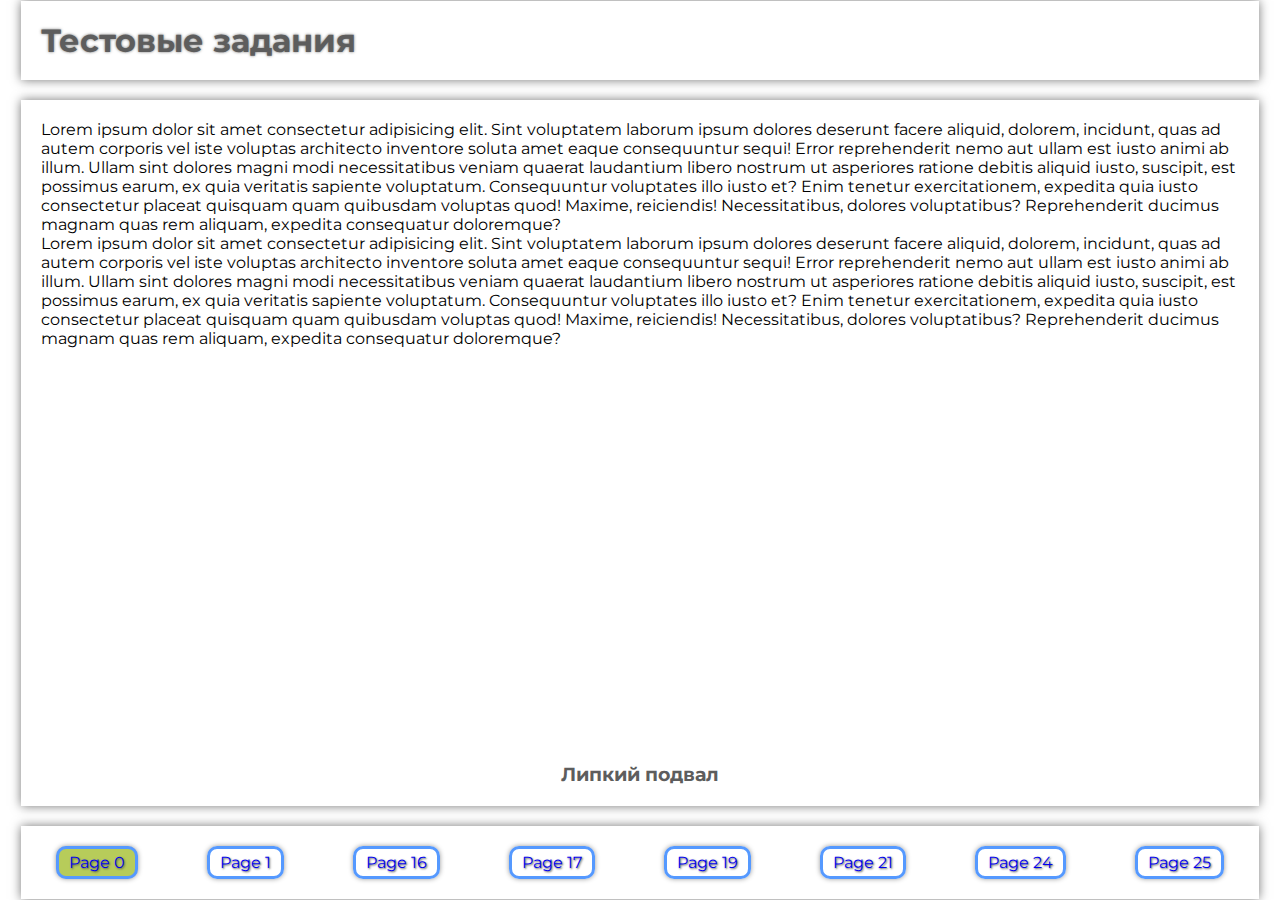
<file: index.html>
<!DOCTYPE html>
<html lang="ru">

<head>
  <meta charset="UTF-8">
  <meta name="viewport" content="width=device-width, initial-scale=1.0">
  <title>Тестовые задания</title>

  <link rel="preconnect" href="https://fonts.googleapis.com">
  <link href="https://fonts.googleapis.com/css2?family=Montserrat:wght@400;600&display=swap" rel="stylesheet">

  <link rel="stylesheet" href="./css/style.css">
</head>

<body>
  <div class="wrap">
    <header class="page_header">
      <h1>Тестовые задания</h1>
    </header>

    <main class="main page_body">
      <p>
        Lorem ipsum dolor sit amet consectetur adipisicing elit. Sint voluptatem laborum ipsum dolores deserunt facere
        aliquid, dolorem, incidunt, quas ad autem corporis vel iste voluptas architecto inventore soluta amet eaque
        consequuntur sequi! Error reprehenderit nemo aut ullam est iusto animi ab illum. Ullam sint dolores magni modi
        necessitatibus veniam quaerat laudantium libero nostrum ut asperiores ratione debitis aliquid iusto, suscipit,
        est possimus earum, ex quia veritatis sapiente voluptatum. Consequuntur voluptates illo iusto et? Enim tenetur
        exercitationem, expedita quia iusto consectetur placeat quisquam quam quibusdam voluptas quod! Maxime,
        reiciendis! Necessitatibus, dolores voluptatibus? Reprehenderit ducimus magnam quas rem aliquam, expedita
        consequatur doloremque?
      </p>
      <p>
        Lorem ipsum dolor sit amet consectetur adipisicing elit. Sint voluptatem laborum ipsum dolores deserunt facere
        aliquid, dolorem, incidunt, quas ad autem corporis vel iste voluptas architecto inventore soluta amet eaque
        consequuntur sequi! Error reprehenderit nemo aut ullam est iusto animi ab illum. Ullam sint dolores magni modi
        necessitatibus veniam quaerat laudantium libero nostrum ut asperiores ratione debitis aliquid iusto, suscipit,
        est possimus earum, ex quia veritatis sapiente voluptatum. Consequuntur voluptates illo iusto et? Enim tenetur
        exercitationem, expedita quia iusto consectetur placeat quisquam quam quibusdam voluptas quod! Maxime,
        reiciendis! Necessitatibus, dolores voluptatibus? Reprehenderit ducimus magnam quas rem aliquam, expedita
        consequatur doloremque?
      </p>
      <!-- <p>
        Lorem ipsum dolor sit amet consectetur adipisicing elit. Sint voluptatem laborum ipsum dolores deserunt facere
        aliquid, dolorem, incidunt, quas ad autem corporis vel iste voluptas architecto inventore soluta amet eaque
        consequuntur sequi! Error reprehenderit nemo aut ullam est iusto animi ab illum. Ullam sint dolores magni modi
        necessitatibus veniam quaerat laudantium libero nostrum ut asperiores ratione debitis aliquid iusto, suscipit,
        est possimus earum, ex quia veritatis sapiente voluptatum. Consequuntur voluptates illo iusto et? Enim tenetur
        exercitationem, expedita quia iusto consectetur placeat quisquam quam quibusdam voluptas quod! Maxime,
        reiciendis! Necessitatibus, dolores voluptatibus? Reprehenderit ducimus magnam quas rem aliquam, expedita
        consequatur doloremque?
      </p> -->
      <!-- <p>
        Lorem ipsum dolor sit amet consectetur adipisicing elit. Sint voluptatem laborum ipsum dolores deserunt facere
        aliquid, dolorem, incidunt, quas ad autem corporis vel iste voluptas architecto inventore soluta amet eaque
        consequuntur sequi! Error reprehenderit nemo aut ullam est iusto animi ab illum. Ullam sint dolores magni modi
        necessitatibus veniam quaerat laudantium libero nostrum ut asperiores ratione debitis aliquid iusto, suscipit,
        est possimus earum, ex quia veritatis sapiente voluptatum. Consequuntur voluptates illo iusto et? Enim tenetur
        exercitationem, expedita quia iusto consectetur placeat quisquam quam quibusdam voluptas quod! Maxime,
        reiciendis! Necessitatibus, dolores voluptatibus? Reprehenderit ducimus magnam quas rem aliquam, expedita
        consequatur doloremque?
      </p> -->
      <!-- <p>
        Lorem ipsum dolor sit amet consectetur adipisicing elit. Sint voluptatem laborum ipsum dolores deserunt facere
        aliquid, dolorem, incidunt, quas ad autem corporis vel iste voluptas architecto inventore soluta amet eaque
        consequuntur sequi! Error reprehenderit nemo aut ullam est iusto animi ab illum. Ullam sint dolores magni modi
        necessitatibus veniam quaerat laudantium libero nostrum ut asperiores ratione debitis aliquid iusto, suscipit,
        est possimus earum, ex quia veritatis sapiente voluptatum. Consequuntur voluptates illo iusto et? Enim tenetur
        exercitationem, expedita quia iusto consectetur placeat quisquam quam quibusdam voluptas quod! Maxime,
        reiciendis! Necessitatibus, dolores voluptatibus? Reprehenderit ducimus magnam quas rem aliquam, expedita
        consequatur doloremque?
      </p> -->

      <h3>Липкий подвал</h3>
    </main>

    <footer class="page_footer">
      <nav class="nav">
        <ul>
          <li class="activ"><a href="index.html">Page 0</a></li>
          <li><a href="./page_1/page_1.html">Page 1</a></li>
          <li><a href="./page_16/page_16.html">Page 16</a></li>
          <li><a href="./page_17/page_17.html">Page 17</a></li>
          <li><a href="./page_19/page_19.html">Page 19</a></li>
          <li><a href="./page_21/page_21.html">Page 21</a></li>
          <li><a href="./page_24/page_24.html">Page 24</a></li>
          <li><a href="./Page_25/page_25.html">Page 25</a></li>
        </ul>
      </nav>
    </footer>

  </div>
</body>

</html>
</file>
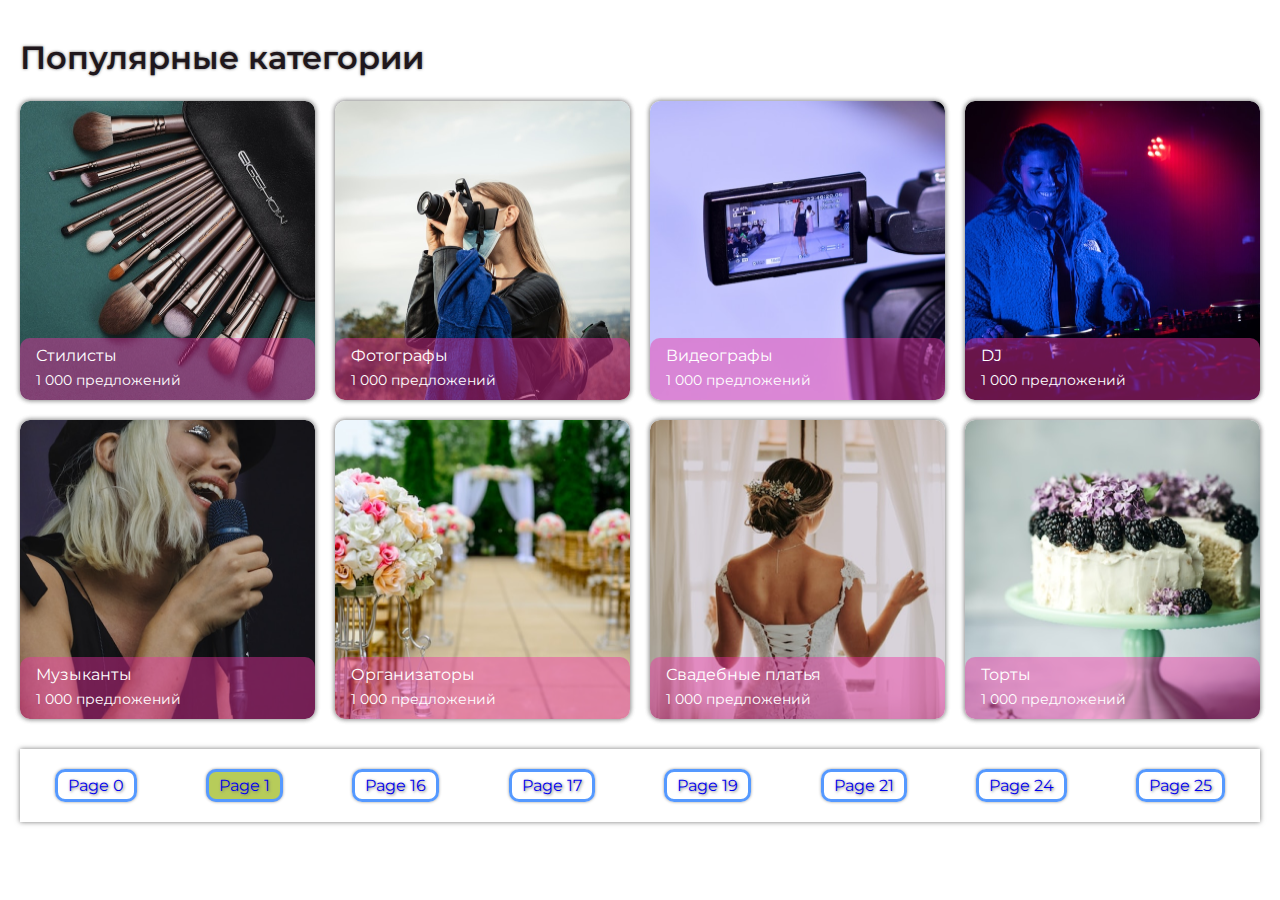
<file: page_1/page_1.html>
<!DOCTYPE html>
<html lang="ru">

<head>
  <meta charset="UTF-8">
  <meta name="viewport" content="width=device-width, initial-scale=1.0">
  <title>Page 1</title>

  <link rel="preconnect" href="https://fonts.googleapis.com">
  <!-- <link rel="preconnect" href="https://fonts.gstatic.com" crossorigin> -->
  <link href="https://fonts.googleapis.com/css2?family=Montserrat:wght@400;600&display=swap" rel="stylesheet">

  <link rel="stylesheet" href="style.css">
</head>

<body>
  <div class="wrap">

    <section class="section">
      <h1>Популярные категории</h1>

      <div class="container">

        <div class="img_card">
          <img src="./img/frame_5.png" class="image" alt="foto">
          <div class="wrap_text">
            <p class="img_text">Стилисты</p>
            <span class="footer_text">1 000 предложений</span>
          </div>
        </div>

        <div class="img_card">
          <img src="./img/frame_6.png" class="image" alt="foto">
          <div class="wrap_text">
            <p class="img_text">Фотографы</p>
            <span class="footer_text">1 000 предложений</span>
          </div>
        </div>

        <div class="img_card">
          <img src="./img/frame_7.png" class="image" alt="foto">
          <div class="wrap_text">
            <p class="img_text">Видеографы</p>
            <span class="footer_text">1 000 предложений</span>
          </div>
        </div>

        <div class="img_card">
          <img src="./img/frame_8.png" class="image" alt="foto">
          <div class="wrap_text">
            <p class="img_text">DJ</p>
            <span class="footer_text">1 000 предложений</span>
          </div>
        </div>

        <div class="img_card">
          <img src="./img/frame_9.png" class="image" alt="foto">
          <div class="wrap_text">
            <p class="img_text">Музыканты</p>
            <span class="footer_text">1 000 предложений</span>
          </div>
        </div>

        <div class="img_card">
          <img src="./img/frame_11.png" class="image" alt="foto">
          <div class="wrap_text">
            <p class="img_text">Организаторы</p>
            <span class="footer_text">1 000 предложений</span>
          </div>
        </div>

        <div class="img_card">
          <img src="./img/frame_10.png" class="image" alt="foto">
          <div class="wrap_text">
            <p class="img_text">Свадебные платья</p>
            <span class="footer_text">1 000 предложений</span>
          </div>
        </div>

        <div class="img_card">
          <img src="./img/frame_12.png" class="image" alt="foto">
          <div class="wrap_text">
            <p class="img_text">Торты</p>
            <span class="footer_text">1 000 предложений</span>
          </div>
        </div>

      </div>
    </section>

    <footer>
      <nav class="nav">
        <ul>
          <li><a href="../index.html">Page 0</a></li>
          <li class="activ"><a href="page_1.html">Page 1</a></li>
          <li><a href="../page_16/page_16.html">Page 16</a></li>
          <li><a href="../page_17/page_17.html">Page 17</a></li>
          <li><a href="../page_19/page_19.html">Page 19</a></li>
          <li><a href="../page_21/page_21.html">Page 21</a></li>
          <li><a href="../page_24/page_24.html">Page 24</a></li>
          <li><a href="../Page_25/page_25.html">Page 25</a></li>
        </ul>
      </nav>
    </footer>

  </div>
</body>

</html>
</file>
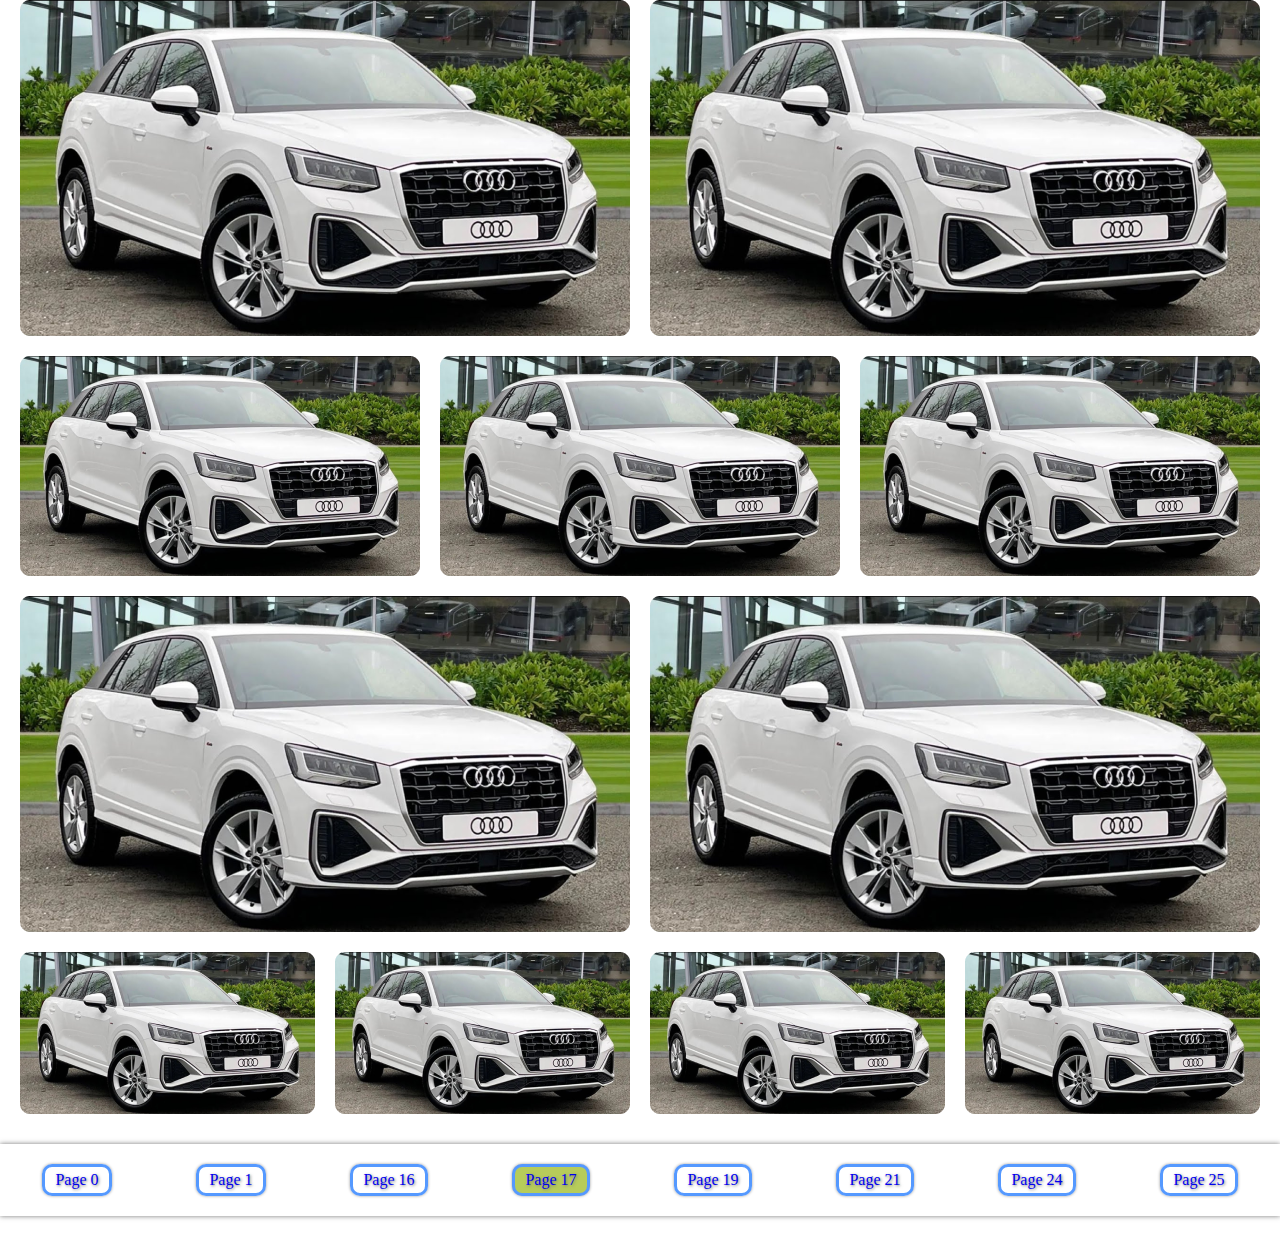
<file: page_17/page_17.html>
<!DOCTYPE html>
<html lang="ru">

<head>
  <meta charset="UTF-8">
  <meta name="viewport" content="width=device-width, initial-scale=1.0">
  <title>Page 17</title>

  <link rel="stylesheet" href="style.css">
</head>

<body>
  <div class="wrap">
    <div class="conainer">
      <img src="./img/rectangle_11.png" alt="Foto auto">
      <img src="./img/rectangle_11.png" alt="Foto auto">
      <img src="./img/rectangle_13.png" alt="Foto auto">
      <img src="./img/rectangle_13.png" alt="Foto auto">
      <img src="./img/rectangle_13.png" alt="Foto auto">
      <img src="./img/rectangle_11.png" alt="Foto auto">
      <img src="./img/rectangle_11.png" alt="Foto auto">
      <img src="./img/rectangle_18.png" alt="Foto auto">
      <img src="./img/rectangle_18.png" alt="Foto auto">
      <img src="./img/rectangle_18.png" alt="Foto auto">
      <img src="./img/rectangle_18.png" alt="Foto auto">
    </div>

    <footer>
      <nav class="nav">
        <ul>
          <li><a href="../index.html">Page 0</a></li>
          <li><a href="../page_1/page_1.html">Page 1</a></li>
          <li><a href="../page_16/page_16.html">Page 16</a></li>
          <li class="activ"><a href="page_17.html">Page 17</a></li>
          <li><a href="../page_19/page_19.html">Page 19</a></li>
          <li><a href="../page_21/page_21.html">Page 21</a></li>
          <li><a href="../page_24/page_24.html">Page 24</a></li>
          <li><a href="../Page_25/page_25.html">Page 25</a></li>
        </ul>
      </nav>
    </footer>
  </div>
</body>

</html>
</file>
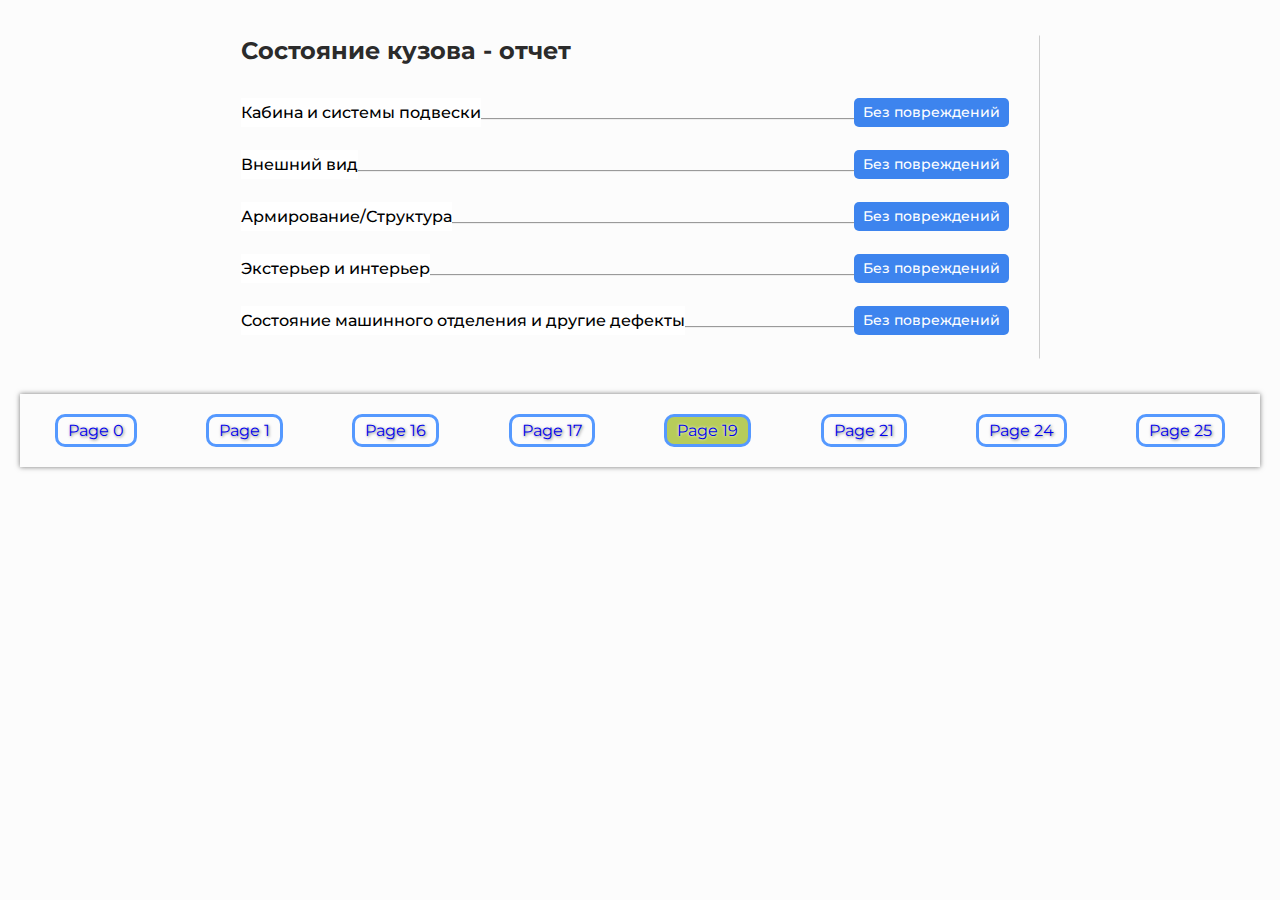
<file: page_19/page_19.html>
<!DOCTYPE html>
<html lang="ru">

<head>
  <meta charset="UTF-8" />
  <meta name="viewport" content="width=device-width, initial-scale=1.0" />
  <title>Page 19</title>

  <link rel="preconnect" href="https://fonts.googleapis.com">
  <link href="https://fonts.googleapis.com/css2?family=Montserrat:wght@500;600;700&display=swap" rel="stylesheet">

  <link rel="stylesheet" href="style.css" />
</head>

<body>
  <div class="wrap">
    <div class="container">
      <h1>Состояние кузова - отчет</h1>

      <div class="wrapper">
        <div class="background">
          <hr>
        </div>
        <p class="description item">Кабина и системы подвески</p>
        <span class="conclusion item">Без повреждений</span>
      </div>
      <div class="wrapper">
        <div class="background">
          <hr>
        </div>
        <p class="description item">Внешний вид</p>
        <span class="conclusion item">Без повреждений</span>
      </div>
      <div class="wrapper">
        <div class="background">
          <hr>
        </div>
        <p class="description item">Армирование/Структура</p>
        <span class="conclusion item">Без повреждений</span>
      </div>
      <div class="wrapper">
        <div class="background">
          <hr>
        </div>
        <p class="description item">Экстерьер и интерьер</p>
        <span class="conclusion item">Без повреждений</span>
      </div>
      <div class="wrapper">
        <div class="background">
          <hr>
        </div>
        <p class="description item">
          Состояние машинного отделения и другие дефекты
        </p>
        <span class="conclusion item">Без повреждений</span>
      </div>
    </div>

    <footer>
      <nav class="nav">
        <ul>
          <li><a href="../index.html">Page 0</a></li>
          <li><a href="../page_1/page_1.html">Page 1</a></li>
          <li><a href="../page_16/page_16.html">Page 16</a></li>
          <li><a href="../page_17/page_17.html">Page 17</a></li>
          <li class="activ"><a href="page_19.html">Page 19</a></li>
          <li><a href="../page_21/page_21.html">Page 21</a></li>
          <li><a href="../page_24/page_24.html">Page 24</a></li>
          <li><a href="../Page_25/page_25.html">Page 25</a></li>
        </ul>
      </nav>
    </footer>
  </div>
</body>

</html>
</file>
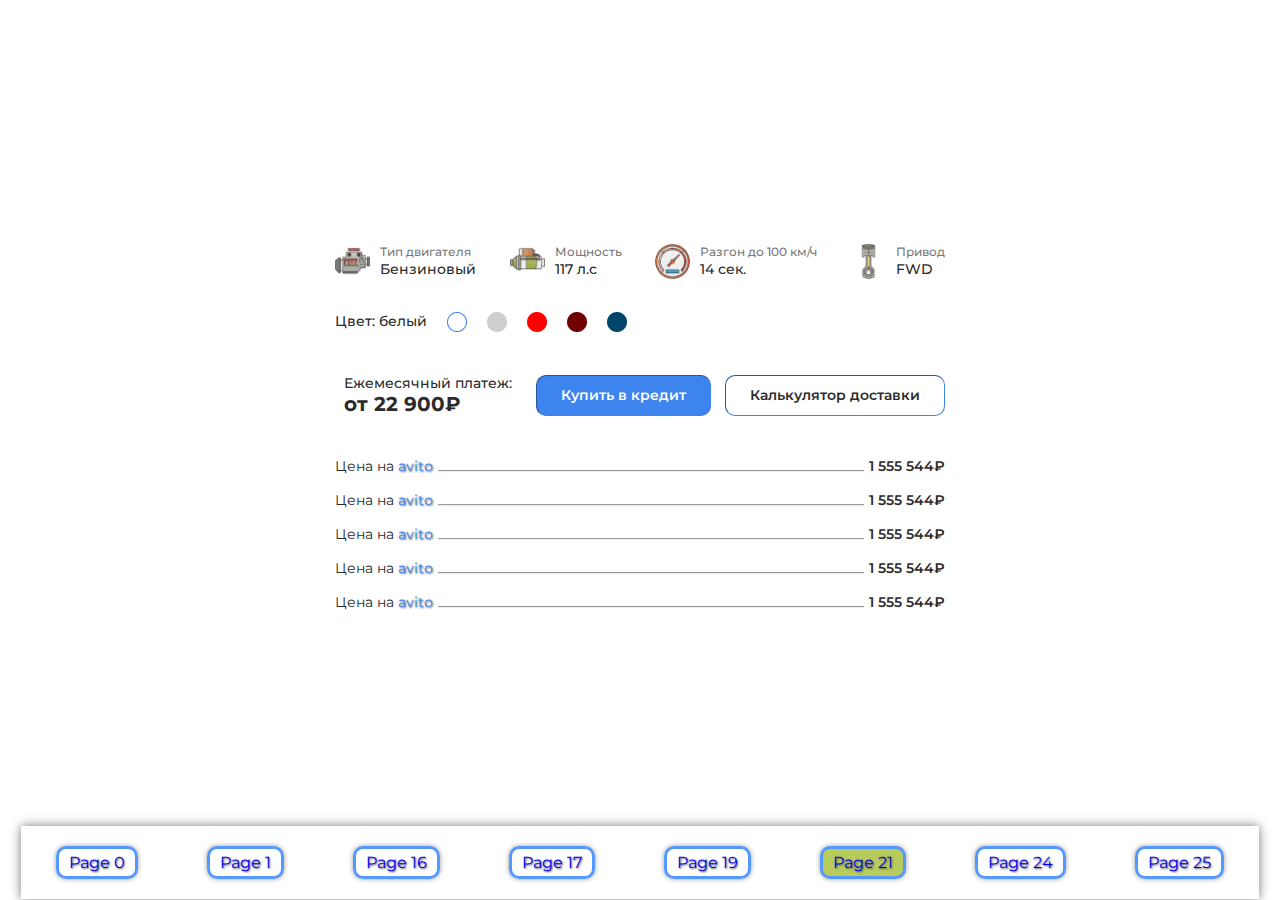
<file: page_21/page_21.html>
<!DOCTYPE html>
<html lang="ru">

<head>
  <meta charset="UTF-8">
  <meta name="viewport" content="width=device-width, initial-scale=1.0">
  <title>Document</title>

  <link rel="preconnect" href="https://fonts.googleapis.com">
  <link href="https://fonts.googleapis.com/css2?family=Montserrat:wght@400;500;600;700&display=swap" rel="stylesheet">

  <link rel="stylesheet" href="style.css">
</head>

<body>
  <div class="wrap">
    <div class="container">

      <header class="header_card">

        <div class="block">
          <img class="frame" src="./img/frame1.png" alt="icon">
          <div>
            <p class="type">Тип двигателя</p>
            <span class="description">Бензиновый</span>
          </div>
        </div>

        <div class="block">
          <img class="frame" src="./img/frame2.png" alt="icon">
          <div>
            <p class="type">Мощность</p>
            <span class="description">117 л.с</span>
          </div>
        </div>

        <div class="block">
          <img class="frame" src="./img/frame3.png" alt="icon">
          <div>
            <p class="type">Разгон до 100 км/ч</p>
            <span class="description">14 сек.</span>
          </div>
        </div>

        <div class="block">
          <img class="frame" src="./img/frame4.png" alt="icon">
          <div>
            <p class="type">Привод</p>
            <span class="description">FWD</span>
          </div>
        </div>
      </header>

      <div class="colors">
        <p class="descript">Цвет: белый</p>
        <img class="icon_color" src="./img/ellipse1.png" alt="icon color">
        <img class="icon_color" src="./img/ellipse2.png" alt="icon color">
        <img class="icon_color" src="./img/ellipse3.png" alt="icon color">
        <img class="icon_color" src="./img/ellipse4.png" alt="icon color">
        <img class="icon_color" src="./img/ellipse5.png" alt="icon color">
      </div>

      <div class="main">
        <div class="main_wrap">
          <p class="main_descript">Ежемесячный платеж:</p>
          <span class="main_price">от 22 900₽</span>
        </div>
        <button class="btn1">Купить в кредит</button>
        <button class="btn2">Калькулятор доставки</button>
      </div>

      <div class="summs">
        <div class="summ">
          <div class="background">
            <hr>
          </div>
          <p class="summ_descript">
            Цена на <a href="#!">avito</a>
          </p>
          <span class="price">1 555 544₽</span>
        </div>

        <div class="summ">
          <div class="background">
            <hr>
          </div>
          <p class="summ_descript">
            Цена на <a href="#!">avito</a>
          </p>
          <span class="price">1 555 544₽</span>
        </div>
        <div class="summ">
          <div class="background">
            <hr>
          </div>
          <p class="summ_descript">
            Цена на <a href="#!">avito</a>
          </p>
          <span class="price">1 555 544₽</span>
        </div>
        <div class="summ">
          <div class="background">
            <hr>
          </div>
          <p class="summ_descript">
            Цена на <a href="#!">avito</a>
          </p>
          <span class="price">1 555 544₽</span>
        </div>
        <div class="summ">
          <div class="background">
            <hr>
          </div>
          <p class="summ_descript">
            Цена на <a href="#!">avito</a>
          </p>
          <span class="price">1 555 544₽</span>
        </div>
      </div>

    </div>

    <footer class="page_footer">
      <nav class="nav">
        <ul>
          <li><a href="../index.html">Page 0</a></li>
          <li><a href="../page_1/page_1.html">Page 1</a></li>
          <li><a href="../page_16/page_16.html">Page 16</a></li>
          <li><a href="../page_17/page_17.html">Page 17</a></li>
          <li><a href="../page_19/page_19.html">Page 19</a></li>
          <li class="activ"><a href="./page_21.html">Page 21</a></li>
          <li><a href="../page_24/page_24.html">Page 24</a></li>
          <li><a href="../Page_25/page_25.html">Page 25</a></li>
        </ul>
      </nav>
    </footer>
  </div>
</body>

</html>
</file>
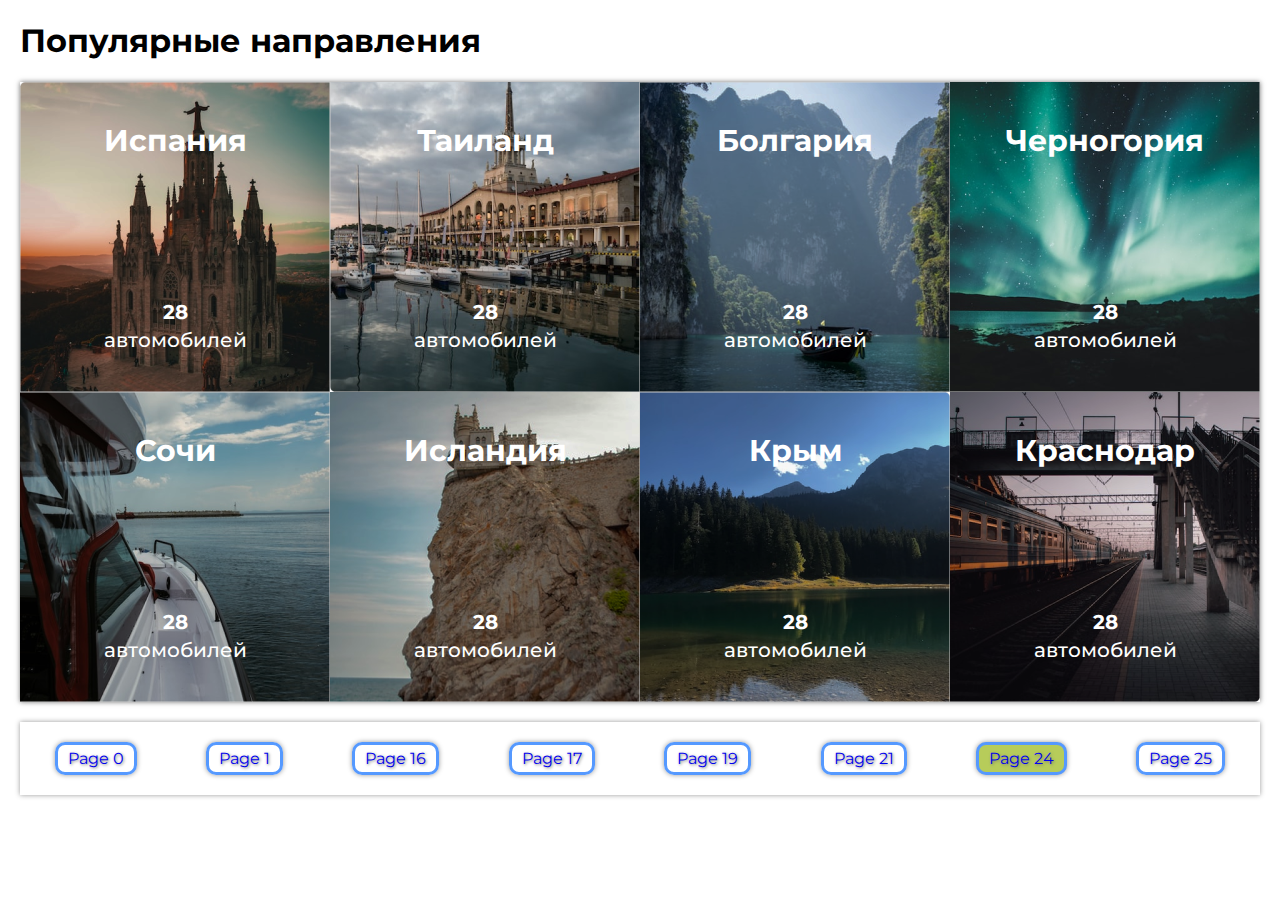
<file: page_24/page_24.html>
<!DOCTYPE html>
<html lang="ru">

<head>
  <meta charset="UTF-8">
  <meta name="viewport" content="width=device-width, initial-scale=1.0">
  <title>Page 24</title>

  <link rel="preconnect" href="https://fonts.googleapis.com">
  <!-- <link rel="preconnect" href="https://fonts.gstatic.com" crossorigin> -->
  <link href="https://fonts.googleapis.com/css2?family=Montserrat:wght@400;600&display=swap" rel="stylesheet">

  <link rel="stylesheet" href="./style.css">
</head>

<body>
  <div class="wrap">

    <main class="main">
      <h1>Популярные направления</h1>

      <div class="container">

        <div class="card">
          <img src="./img/frame_140.png" alt="Foto">
          <header class="card_header">
            <h2>Испания</h2>
          </header>
          <div class="card_text">
            <span>28</span>
            <p>автомобилей</p>
          </div>
        </div>

        <div class="card">
          <img src="./img/frame_141.png" alt="Foto">
          <header class="card_header">
            <h2>Таиланд</h2>
          </header>
          <div class="card_text">
            <span>28</span>
            <p>автомобилей</p>
          </div>
        </div>

        <div class="card">
          <img src="./img/frame_142.png" alt="Foto">
          <header class="card_header">
            <h2>Болгария</h2>
          </header>
          <div class="card_text">
            <span>28</span>
            <p>автомобилей</p>
          </div>
        </div>

        <div class="card">
          <img src="./img/frame_143.png" alt="Foto">
          <header class="card_header">
            <h2>Черногория</h2>
          </header>
          <div class="card_text">
            <span>28</span>
            <p>автомобилей</p>
          </div>
        </div>

        <div class="card">
          <img src="./img/frame_144.png" alt="Foto">
          <header class="card_header">
            <h2>Сочи</h2>
          </header>
          <div class="card_text">
            <span>28</span>
            <p>автомобилей</p>
          </div>
        </div>

        <div class="card">
          <img src="./img/frame_145.png" alt="Foto">
          <header class="card_header">
            <h2>Исландия</h2>
          </header>
          <div class="card_text">
            <span>28</span>
            <p>автомобилей</p>
          </div>
        </div>

        <div class="card">
          <img src="./img/frame_146.png" alt="Foto">
          <header class="card_header">
            <h2>Крым</h2>
          </header>
          <div class="card_text">
            <span>28</span>
            <p>автомобилей</p>
          </div>
        </div>

        <div class="card">
          <img src="./img/frame_147.png" alt="Foto">
          <header class="card_header">
            <h2>Краснодар</h2>
          </header>
          <div class="card_text">
            <span>28</span>
            <p>автомобилей</p>
          </div>
        </div>

      </div>
    </main>

    <footer>
      <nav class="nav">
        <ul>
          <li><a href="../index.html">Page 0</a></li>
          <li><a href="../page_1/page_1.html">Page 1</a></li>
          <li><a href="../page_16/page_16.html">Page 16</a></li>
          <li><a href="../page_17/page_17.html">Page 17</a></li>
          <li><a href="../page_19/page_19.html">Page 19</a></li>
          <li><a href="../page_21/page_21.html">Page 21</a></li>
          <li class="activ"><a href="page_24.html">Page 24</a></li>
          <li><a href="../Page_25/page_25.html">Page 25</a></li>
        </ul>
      </nav>
    </footer>
  </div>
</body>

</html>
</file>
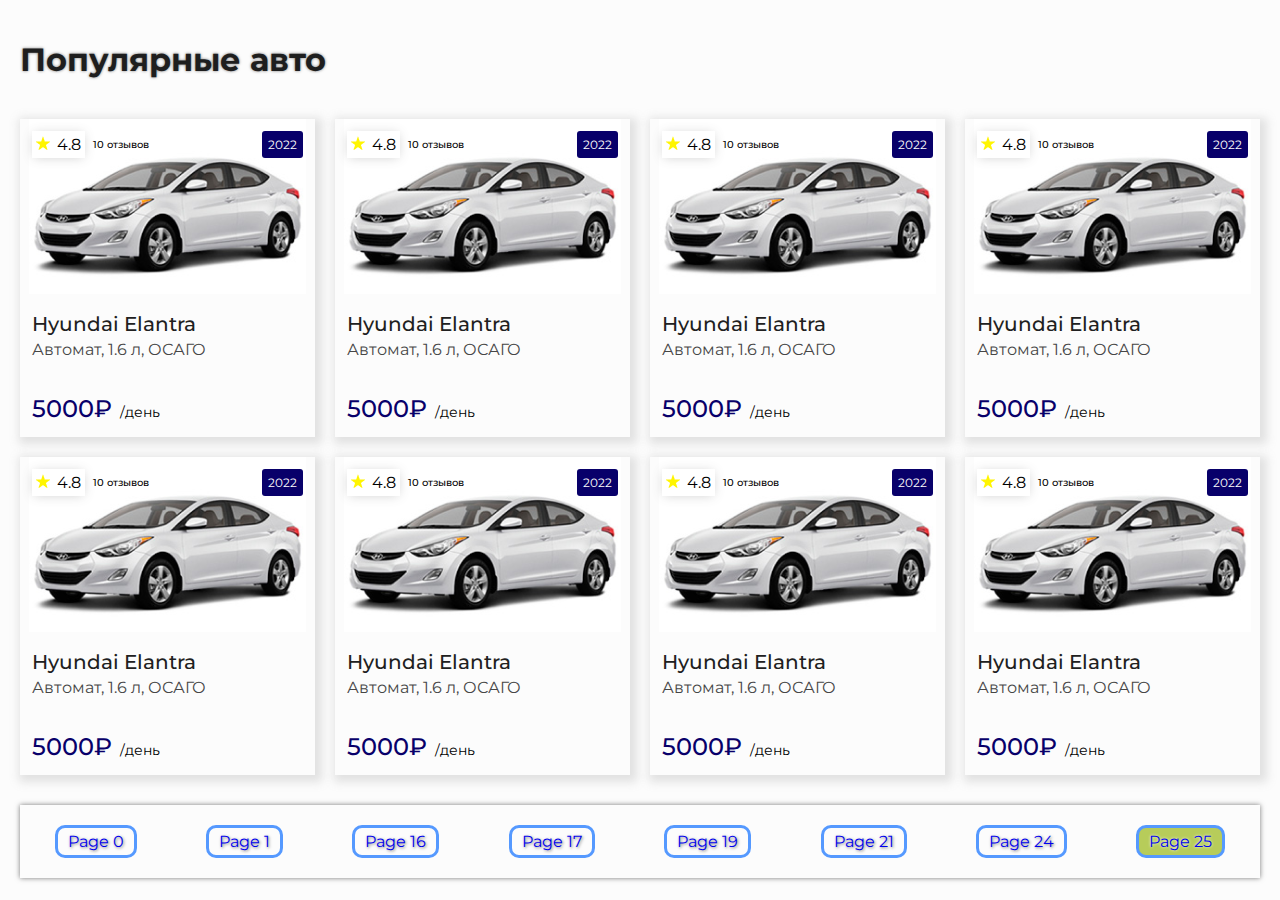
<file: Page_25/page_25.html>
<!DOCTYPE html>
<html lang="ru">

<head>
  <meta charset="UTF-8">
  <meta name="viewport" content="width=device-width, initial-scale=1.0">
  <title>Page 25</title>

  <link rel="preconnect" href="https://fonts.googleapis.com">
  <link href="https://fonts.googleapis.com/css2?family=Montserrat:wght@400;500;700&display=swap" rel="stylesheet">

  <link rel="stylesheet" href="style.css">
</head>

<body>
  <div class="wrap">
    <header>
      <h1>Популярные авто</h1>
    </header>

    <main class="main">

      <div class="container">

        <div class="card">
          <img src="./img/rectangle_128.png" class="auto" alt="Foto">
          <div class="header_card">
            <div class="title_card">
              <img src="./img/star_1.png" class="star" alt="Звезда">
              <span class="rating">4.8</span>
            </div>
            <span class="review">10 отзывов</span>
            <span class="year">2022</span>
          </div>
          <footer class="footer_card">
            <p class="footer_card_title">Hyundai Elantra</p>
            <p class="footer_card_message">Автомат, 1.6 л, ОСАГО</p>
            <p class="footer_card_rent">
              <span class="price">5000₽</span> /день
            </p>
          </footer>
        </div>

        <div class="card">
          <img src="./img/rectangle_128.png" class="auto" alt="Foto">
          <div class="header_card">
            <div class="title_card">
              <img src="./img/star_1.png" class="star" alt="Звезда">
              <span class="rating">4.8</span>
            </div>
            <span class="review">10 отзывов</span>
            <span class="year">2022</span>
          </div>
          <footer class="footer_card">
            <p class="footer_card_title">Hyundai Elantra</p>
            <p class="footer_card_message">Автомат, 1.6 л, ОСАГО</p>
            <p class="footer_card_rent">
              <span class="price">5000₽</span> /день
            </p>
          </footer>
        </div>

        <div class="card">
          <img src="./img/rectangle_128.png" class="auto" alt="Foto">
          <div class="header_card">
            <div class="title_card">
              <img src="./img/star_1.png" class="star" alt="Звезда">
              <span class="rating">4.8</span>
            </div>
            <span class="review">10 отзывов</span>
            <span class="year">2022</span>
          </div>
          <footer class="footer_card">
            <p class="footer_card_title">Hyundai Elantra</p>
            <p class="footer_card_message">Автомат, 1.6 л, ОСАГО</p>
            <p class="footer_card_rent">
              <span class="price">5000₽</span> /день
            </p>
          </footer>
        </div>

        <div class="card">
          <img src="./img/rectangle_128.png" class="auto" alt="Foto">
          <div class="header_card">
            <div class="title_card">
              <img src="./img/star_1.png" class="star" alt="Звезда">
              <span class="rating">4.8</span>
            </div>
            <span class="review">10 отзывов</span>
            <span class="year">2022</span>
          </div>
          <footer class="footer_card">
            <p class="footer_card_title">Hyundai Elantra</p>
            <p class="footer_card_message">Автомат, 1.6 л, ОСАГО</p>
            <p class="footer_card_rent">
              <span class="price">5000₽</span> /день
            </p>
          </footer>
        </div>

        <div class="card">
          <img src="./img/rectangle_128.png" class="auto" alt="Foto">
          <div class="header_card">
            <div class="title_card">
              <img src="./img/star_1.png" class="star" alt="Звезда">
              <span class="rating">4.8</span>
            </div>
            <span class="review">10 отзывов</span>
            <span class="year">2022</span>
          </div>
          <footer class="footer_card">
            <p class="footer_card_title">Hyundai Elantra</p>
            <p class="footer_card_message">Автомат, 1.6 л, ОСАГО</p>
            <p class="footer_card_rent">
              <span class="price">5000₽</span> /день
            </p>
          </footer>
        </div>

        <div class="card">
          <img src="./img/rectangle_128.png" class="auto" alt="Foto">
          <div class="header_card">
            <div class="title_card">
              <img src="./img/star_1.png" class="star" alt="Звезда">
              <span class="rating">4.8</span>
            </div>
            <span class="review">10 отзывов</span>
            <span class="year">2022</span>
          </div>
          <footer class="footer_card">
            <p class="footer_card_title">Hyundai Elantra</p>
            <p class="footer_card_message">Автомат, 1.6 л, ОСАГО</p>
            <p class="footer_card_rent">
              <span class="price">5000₽</span> /день
            </p>
          </footer>
        </div>

        <div class="card">
          <img src="./img/rectangle_128.png" class="auto" alt="Foto">
          <div class="header_card">
            <div class="title_card">
              <img src="./img/star_1.png" class="star" alt="Звезда">
              <span class="rating">4.8</span>
            </div>
            <span class="review">10 отзывов</span>
            <span class="year">2022</span>
          </div>
          <footer class="footer_card">
            <p class="footer_card_title">Hyundai Elantra</p>
            <p class="footer_card_message">Автомат, 1.6 л, ОСАГО</p>
            <p class="footer_card_rent">
              <span class="price">5000₽</span> /день
            </p>
          </footer>
        </div>

        <div class="card">
          <img src="./img/rectangle_128.png" class="auto" alt="Foto">
          <div class="header_card">
            <div class="title_card">
              <img src="./img/star_1.png" class="star" alt="Звезда">
              <span class="rating">4.8</span>
            </div>
            <span class="review">10 отзывов</span>
            <span class="year">2022</span>
          </div>
          <footer class="footer_card">
            <p class="footer_card_title">Hyundai Elantra</p>
            <p class="footer_card_message">Автомат, 1.6 л, ОСАГО</p>
            <p class="footer_card_rent">
              <span class="price">5000₽</span> /день
            </p>
          </footer>

        </div>

      </div>
    </main>
    <footer class="footer">
      <nav class="nav">
        <ul>
          <li><a href="../index.html">Page 0</a></li>
          <li><a href="../page_1/page_1.html">Page 1</a></li>
          <li><a href="../page_16/page_16.html">Page 16</a></li>
          <li><a href="../page_17/page_17.html">Page 17</a></li>
          <li><a href="../page_19/page_19.html">Page 19</a></li>
          <li><a href="../page_21/page_21.html">Page 21</a></li>
          <li><a href="../page_24/page_24.html">Page 24</a></li>
          <li class="activ"><a href="page_25.html">Page 25</a></li>
        </ul>
      </nav>
    </footer>
  </div>
</body>

</html>
</file>
<file: css/style.css>
* {
  box-sizing: border-box;
  padding: 0;
  margin: 0;
}

html, body {
  height: 100%;
  font-family: "Montserrat";
}

.wrap {
  width: 1240px;
  margin: 0 auto;

  min-height: 100%;
  display: flex;
  flex-direction: column;

  border: 1px solid #ffffff01;
}

.page_header, 
.page_footer {
  flex-grow: 0;
  flex-shrink: 0;

  box-shadow: 0 0 10px #777;
}

h1 {
  color: #5d5d5d;
  padding: 20px;
  text-shadow: 0 0 3px #777;
}

h3 {
  color: #5d5d5d;
  /* text-align: center; */
  margin: auto auto;
  margin-bottom: 0;
}

.main {
  padding: 20px;
  margin: 20px 0;

  flex-grow: 1;

  display: flex;
  flex-direction: column;

  box-shadow: 0 0 10px #777;
}


.nav ul {
  display: flex;
  flex-direction: row;
  justify-content: space-around;
  flex-wrap: wrap;
  list-style-position: inside;
  padding: 20px 0;
}

li {
  list-style-type: none;
  display: inline-block;
  padding: 4px 10px;
  border: 3px solid #59f;
  border-radius: 10px;
  box-shadow: 0 0 5px #999;
}

a {
  text-decoration: none;
  text-shadow:  1px 1px 2px #555;
}

.activ {
  background-color: #b7cc5a;
}
</file>
<file: page_1/style.css>
* {
  box-sizing: border-box;
}

body {
  margin: 0;
  padding: 0;
  font-family: 'Montserrat';
}

.wrap {
  max-width: 1240px;
  min-width: 320px;
  margin: 0 auto;
}

.section {
  margin: auto 0;
}

h1 {
  font-size: 32px;
  font-weight: 600;
  color: #1F171C;
  margin: 38px 0 24px 0;
  text-shadow: 0 0 3px #777;
}

.container {
  display: flex;
  flex-direction: row;
  justify-content: space-between;
  flex-wrap: wrap;
  gap: 20px 20px;
}

.img_card {
  width: 23.79%;
  position: relative;

  border-radius: 10px;
  box-shadow: 0 0 5px #999;
}

.image {
  /* position: absolute; */
  width: 100%;
  height: 100%;
  top: 0;
  right: 0;
  bottom: 0;
  left: 0;
  /* z-index: 2; */

  box-shadow: 0 0 5px #999;
}

.img_card::after {
  content: "";
  background-color: rgba(239, 47, 162, 0.44);
  width: 100%;
  height: 62px;
  bottom: 0;
  left: 0;
  right: 0;
  z-index: 1;
  position: absolute;
}

.img_card,
.img_card::after,
.image {
    border-radius: 10px;
  }

.wrap_text {
  color: #fff;
  position: absolute;
  top: 233px;
  left: 0;
  right: 0;
  bottom: 0;
  z-index: 10;
}

.img_text {
  font-style: 20px;
  margin: 12px auto 5px 16px;
}

.footer_text {
  font-size: 14px;
  display: inline-block;
  margin: 0 auto 10px 16px;
}

/* --- Навигация --- */
.nav {
  margin: 30px 0 20px;
  box-shadow: 0 0 5px #777;
}

.nav ul {
  display: flex;
  flex-direction: row;
  justify-content: space-around;
  flex-wrap: wrap;
  /* list-style-position: inside; */
  padding: 20px 0;
  margin: 0;
}

li {
  list-style-type: none;
  display: inline-block;
  padding: 4px 10px;
  border: 3px solid #59f;
  border-radius: 10px;
  box-shadow: 0 0 3px #999;
}

a {
  text-decoration: none;
  text-shadow:  1px 1px 3px #777;
}

.activ {
  background-color: #b7cc5a;
}
</file>
<file: page_17/style.css>
* {
  box-sizing: border-box;
}

body {
  margin: 0;
  padding: 0;
  font-family: 'Montserrat';
}

.wrap {
  width: 100%;
  min-width: 320px;
  margin: 0 auto;
}

.conainer {
  max-width: 1240px;
  margin: 0 auto;
  display: flex;
  flex-wrap: wrap;
  gap: 20px;
}


/* --- Навигация --- */
.nav {
  margin: 30px 0 20px;
  box-shadow: 0 0 5px #777;
}

.nav ul {
  display: flex;
  flex-direction: row;
  justify-content: space-around;
  flex-wrap: wrap;
  /* list-style-position: inside; */
  padding: 20px 0;
  margin: 0;
}

li {
  list-style-type: none;
  display: inline-block;
  padding: 4px 10px;
  border: 3px solid #59f;
  border-radius: 10px;
  box-shadow: 0 0 3px #999;
}

a {
  text-decoration: none;
  text-shadow:  1px 1px 3px #777;
}

.activ {
  background-color: #b7cc5a;
}
</file>
<file: page_19/style.css>
* {
  box-sizing: border-box;
  margin: 0;
}

body {
  background-color: #fcfcfc;
  font-family: "Montserrat";
}

.wrap {
  width: 1240px;
  margin: 0 auto;
  /* box-shadow: 0 0 5px #777; */
}

.container {
  width: 800px;
  /* height: 300px; */
  margin: 35px auto;
  padding-right: 30px;
  border: 1px solid #ffffff00;
  border-right: 1px solid #cdcdcd;
}

h1 {
  font-weight: 700;
  font-size: 24px;
  color: #2b2b2b;
  padding-bottom: 10px;
}

.wrapper {
  display: flex;
  justify-content: space-between;
  /* vertical-align: baseline; */
  margin: 23px 0;
  position: relative;
}

.description {
  font-weight: 500;
  font-size: 14;
  background-color: #fff;
  display: inline-block;
  padding-right: 10px;
}

.background {
  position: absolute;
  width: 100%;
  top: 20px;
  z-index: -2;
}


.conclusion {
  width: 155px;
  height: 29px;
  font-weight: 500;
  font-size: 14px;
  color: #fff;
  text-align: center;
  background-color: #3d84ee;
  border-radius: 5px;
}

.item {
  padding: 5px 0;
}

/* --- Навигация --- */
.nav {
  margin-top: 30px;
  box-shadow: 0 0 5px #777;
}

.nav ul {
  display: flex;
  flex-direction: row;
  justify-content: space-around;
  flex-wrap: wrap;
  list-style-position: inside;
  padding: 20px 0;
}

li {
  list-style-type: none;
  display: inline-block;
  padding: 4px 10px;
  border: 3px solid #59f;
  border-radius: 10px;
}

a {
  text-decoration: none;
  text-shadow: 1px 1px 3px #777;
}

.activ {
  background-color: #b7cc5a;
}

.activ a {
  text-shadow: 0 0 3px #fff;
}
</file>
<file: page_21/style.css>
* {
  box-sizing: border-box;
  padding: 0;
  margin: 0;
}

html, body {
  height: 100%;
  font-family: "Montserrat";
}

.wrap {
  width: 1240px;
  margin: 0 auto;

  min-height: 100%;
  display: flex;
  flex-direction: column;

  border: 1px solid #ffffff01;
}

.container {
  width: 610px;
  margin: auto auto;

  /* box-shadow: 0 0 5px #777; */
}

.header_card {
  display: flex;
  justify-content: space-between;
  margin: 44px 0 0;
}

.block {
  display: flex;

}

.frame {
  width: 35px;
  height: 35px;
  margin-right: 10px;
}

.type {
  font-weight: 500;
  font-size: 12px;
  color: #797979;
}

.description {
  font-weight: 500;
  font-size: 14px;
  color: #2B2B2B;
}

.colors {
  display: flex;
  margin: 33px 0;
}

.descript {
  font-weight: 500;
  font-size: 14px;
  color: #2B2B2B;
}

.icon_color {
  width: 20px;
  height: 20px;
  margin-left: 20px;
}

.main {
  display: flex;
  justify-content: space-between;
  margin-bottom: 32px;
}

.main_wrap {
  border: 1px inset #3d84ee00;
  border-radius: 10px;
  padding: 8px;
}

.main_descript {
  font-weight: 500;
  font-size: 14px;
  color: #2B2B2B;
}

.main_price {
  font-weight: 700;
  font-size: 20px;
  color: #2B2B2B;
}

.btn1, .btn2 {
  display: inline-block;
  height: 41px;
  padding: 10px 24px;
  margin: auto 0;
  border: 1px inset #3D84EE;
  border-radius: 10px;
  font-family: inherit;
  font-weight: 600;
  font-size: 14px;
} 

.btn1 {
  color: #fff;
  background: #3D84EE;
}

.btn2 {
  color: #2B2B2B;
  background: #fff;
}

.summ {
  display: flex;
  justify-content: space-between;
  margin: 16px 0;
  position: relative;
}

.background {
  position: absolute;
  width: 100%;
  top: 13px;
  z-index: -2;
}

.summ_descript {
  font-weight: 400;
  font-size: 14px;
  color: #2B2B2B;
  background-color: #fff;
  display: inline-block;
}

.summ_descript a {
  font-weight: 400;
  font-size: 14px;
  color: #3D84EE;
  display: inline-block;
  padding-right: 5px;
}

.price {
  font-weight: 600;
  font-size: 14px;
  color: #2B2B2B;
  background-color: #fff;
  display: inline-block;
  padding-left: 5px;
}


/* Навигация */
.page_footer {
  box-shadow: 0 0 10px #777;
}

.nav ul {
  display: flex;
  flex-direction: row;
  justify-content: space-around;
  flex-wrap: wrap;
  list-style-position: inside;
  padding: 20px 0;
}

li {
  list-style-type: none;
  display: inline-block;
  padding: 4px 10px;
  border: 3px solid #59f;
  border-radius: 10px;
  box-shadow: 0 0 5px #999;
}

a {
  text-decoration: none;
  text-shadow:  1px 1px 2px #555;
}

.activ {
  background-color: #b7cc5a;
}
</file>
<file: page_24/style.css>
* {
  box-sizing:border-box;
}

body {
  margin: 0;
  font-family: "Montserrat";
}

.wrap {
  max-width: 1240px;
  min-width: 320px;
  margin: 0 auto;
}

.container {
  display: flex;
  flex-direction: row;
  justify-content: space-around;
  flex-wrap: wrap;
  margin-bottom: 20px;
  box-shadow: 0 0 5px #777;
}

.h1 {
  font-weight: 700;
  height: 24px;
  margin: 30px 0 40px;
  text-shadow: 0 0 3px #777;
}

.card {
  width: 310px;
  height: 310px;

  color: #fff;
  font-size: 20px;
  font-weight: bold;
  text-align: center;

  display: flex;
  flex-direction: column;
  justify-content: space-between;

  position: relative;
}

img {
  position: absolute;
  width: 100%;
  height: 100%;
  top: 0;
  right: 0;
  bottom: 0;
  left: 0;
  z-index: -1;
}

.card h2 {
  margin-top: 40px;
}

.card p {
  font-weight: 500;
  padding: 0;
  margin: 4px 0 40px;
}


/* --- Навигация --- */
.nav {
  box-shadow: 0 0 5px #999;
}

.nav ul {
  display: flex;
  flex-direction: row;
  justify-content: space-around;
  flex-wrap: wrap;
  list-style-position: inside;
  padding: 20px 0;
}

li {
  list-style-type: none;
  display: inline-block;
  padding: 4px 10px;
  border: 3px solid #59f;
  border-radius: 10px;
  box-shadow: 0 0 5px #999;
}

a {
  text-decoration: none;
  text-shadow:  1px 1px 3px #777;
}

.activ {
  background-color: #b7cc5a;
}
</file>
<file: Page_25/style.css>
* {
  box-sizing: border-box;
}

body {
  margin: 0;
  background-color: #fcfcfc;
  font-family: "Montserrat";
}

.wrap {
  width: 1240px;
  margin: 0 auto;
}

h1 {
  color: #1E1E1E;
  padding: 40px 0;
  margin: 0;
  text-shadow: 0 0 3px #777;
}

.container {
  display: flex;
  flex-wrap: wrap;
  justify-content: space-between;
  gap: 20px 20px;
}

.card {
  width: 295px;
  height: 318px;
  position: relative;

  display: flex;
  flex-direction: column;
  justify-content: space-between;

  box-shadow: 3px 3px 9px 4px rgba(147, 147, 147, 0.25);
}

.auto {
  width: 277px;
  display: inline-block;
  position: absolute;
  top: 0;
  left: 9px;
  right: 9px;
  bottom: 143px;

  z-index: -1;
}

.header_card {
  display: flex;
  flex-direction: row;
  justify-content: space-between;
  vertical-align: middle;
  margin: 12px;
}

.title_card, .star,
.rating, .review,
.year {
  display: inline-block;
}

.title_card {
  /* width: 50px; */
  padding: 4px;
  box-shadow: 0 1px 12px -2px rgba(86, 86, 86, 0.3);
}

.star {
  width: 14px;
  height: 14px;
  margin-right: 3px;
}

.rating {
  font-style: 14px;
  font-weight: 400;
  /* margin: 4px; */
}

.review {
  font-size: 10px;
  font-weight: 500;
  margin: auto auto;
  margin-left: 8px;
}

.year {
  width: 41px;
  background: #08006A;
  color: #fff;
  font-size: 12px;
  font-weight: 400;
  text-align: center;
  padding: 6px;
  border-radius: 3px;
}

.footer_card {
  padding-left: 12px;
}

.footer_card_title {
  font-size: 20px;
  font-weight: 500;
  color: #202020;
  margin: 12px 0 4px;
}

.footer_card_message {
  font-size: 16px;
  font-weight: 400;
  color: #464646;
  margin: 4px 0 35px;
}

.footer_card_rent {
  font-size: 14px;
  font-weight: 400;
}

.price {
  font-size: 24px;
  font-weight: 500;
  color: #08006A;
  padding: 0 4px 0 0;
}

/* --- Навигация --- */
.nav {
  margin-top: 30px;
  box-shadow: 0 0 5px #777;
}

.nav ul {
  display: flex;
  flex-direction: row;
  justify-content: space-around;
  flex-wrap: wrap;
  list-style-position: inside;
  padding: 20px 0;
}

li {
  list-style-type: none;
  display: inline-block;
  padding: 4px 10px;
  border: 3px solid #59f;
  border-radius: 10px;
}

a {
  text-decoration: none;
  text-shadow:  1px 1px 3px #777;
}

.activ {
  background-color: #b7cc5a;
}

.activ a {
  text-shadow: 0 0 3px #fff;
}
</file>
